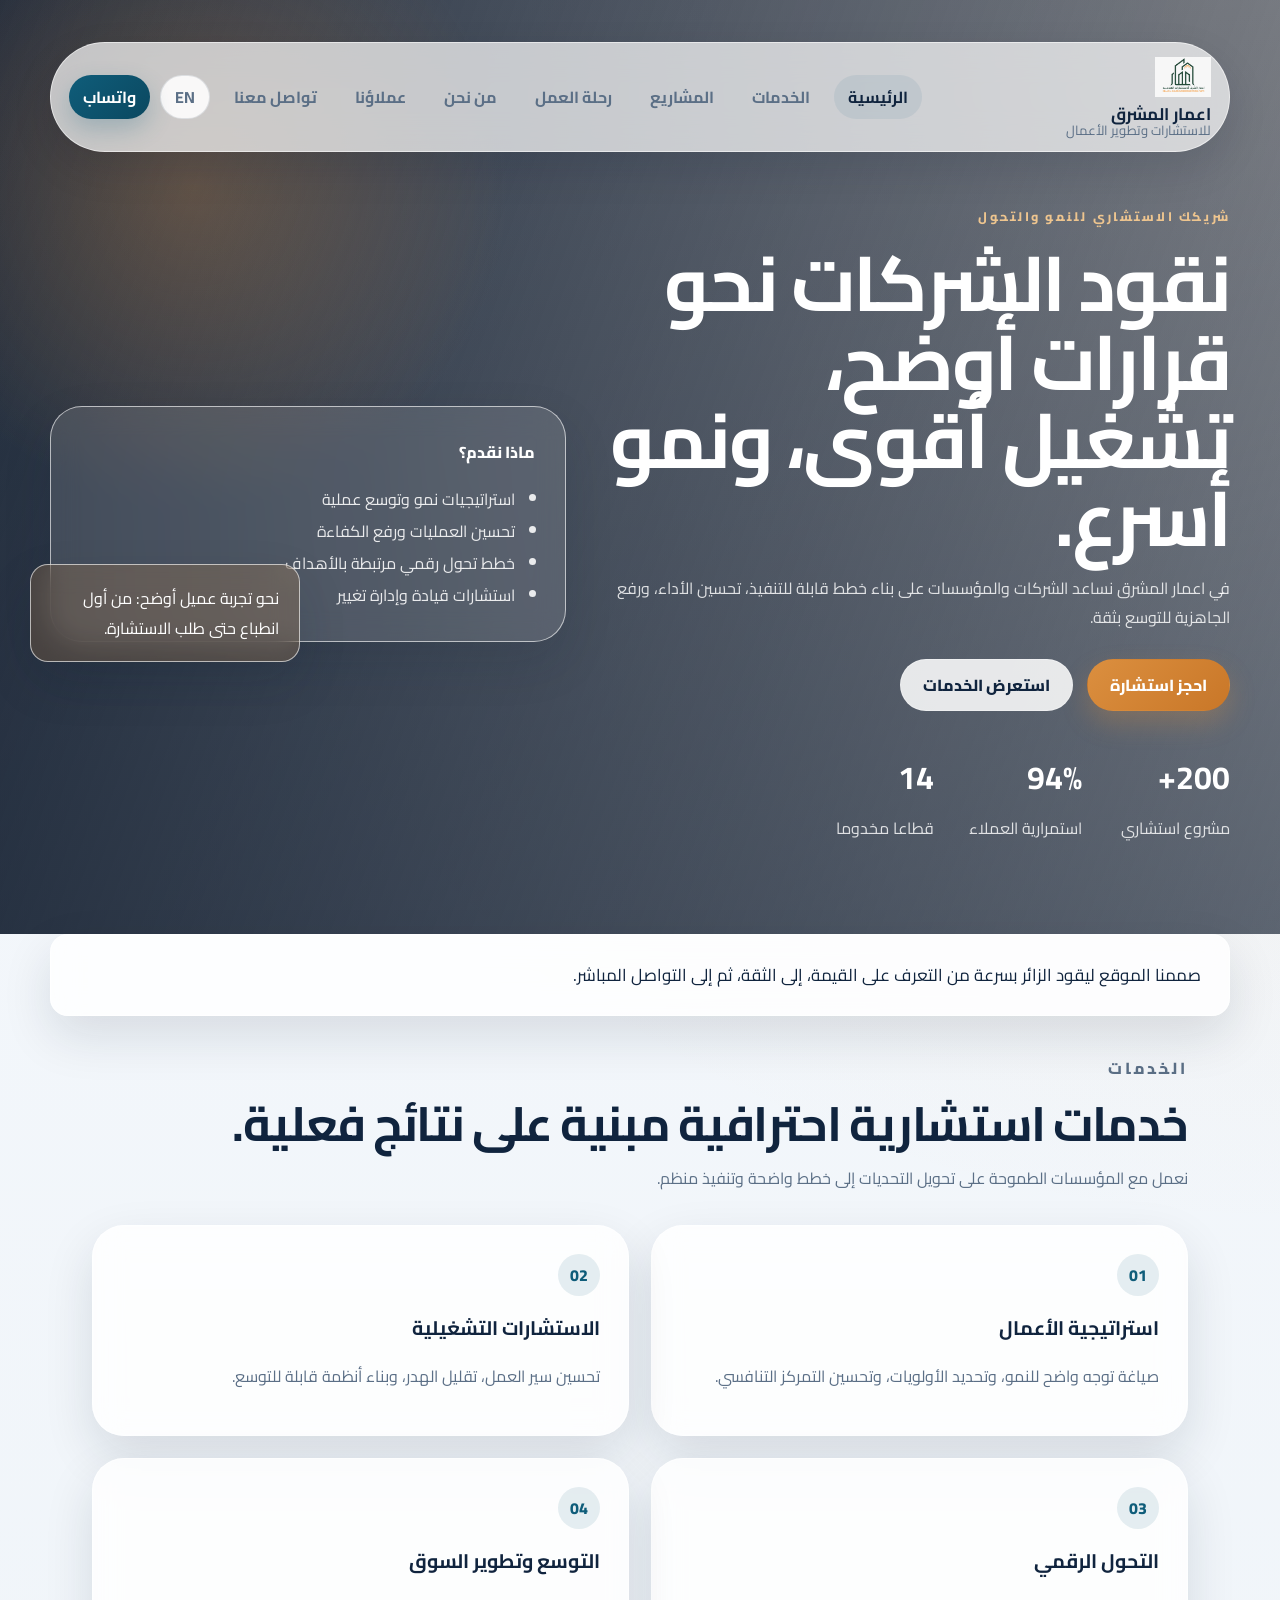
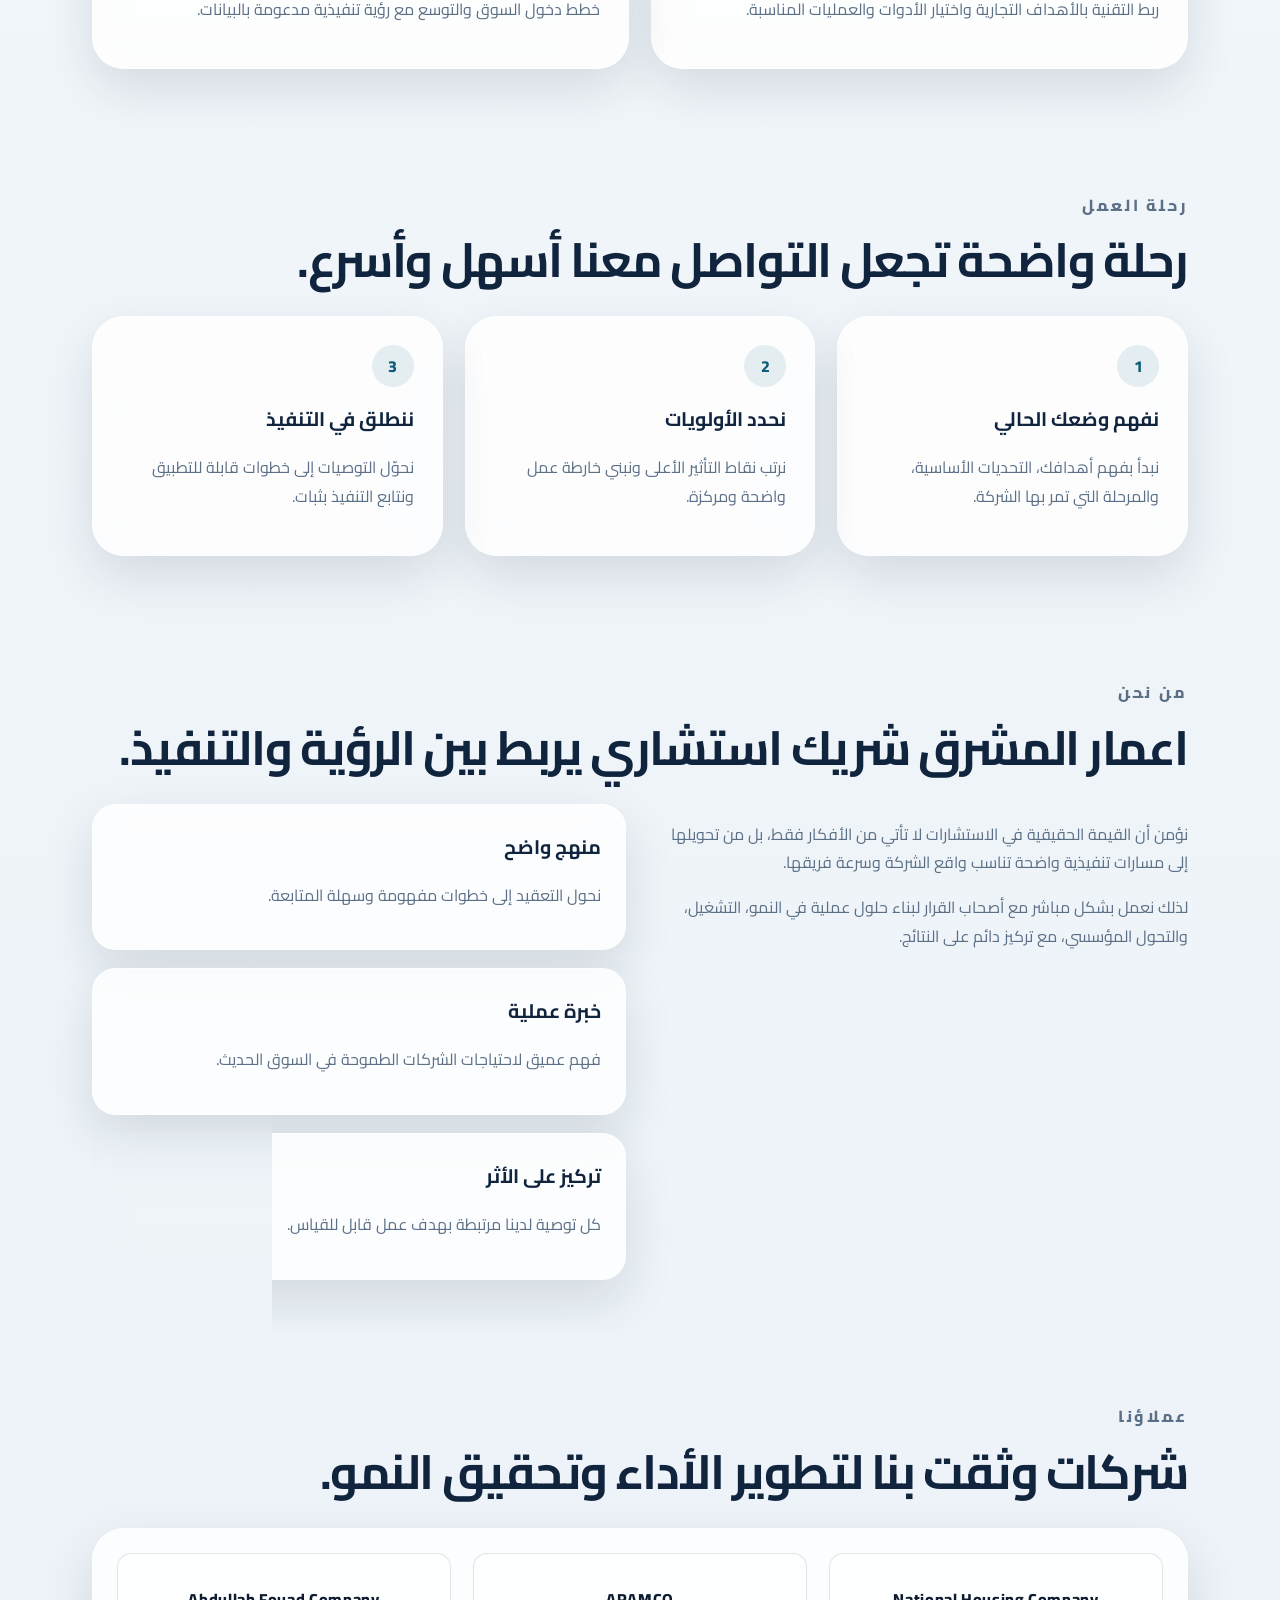
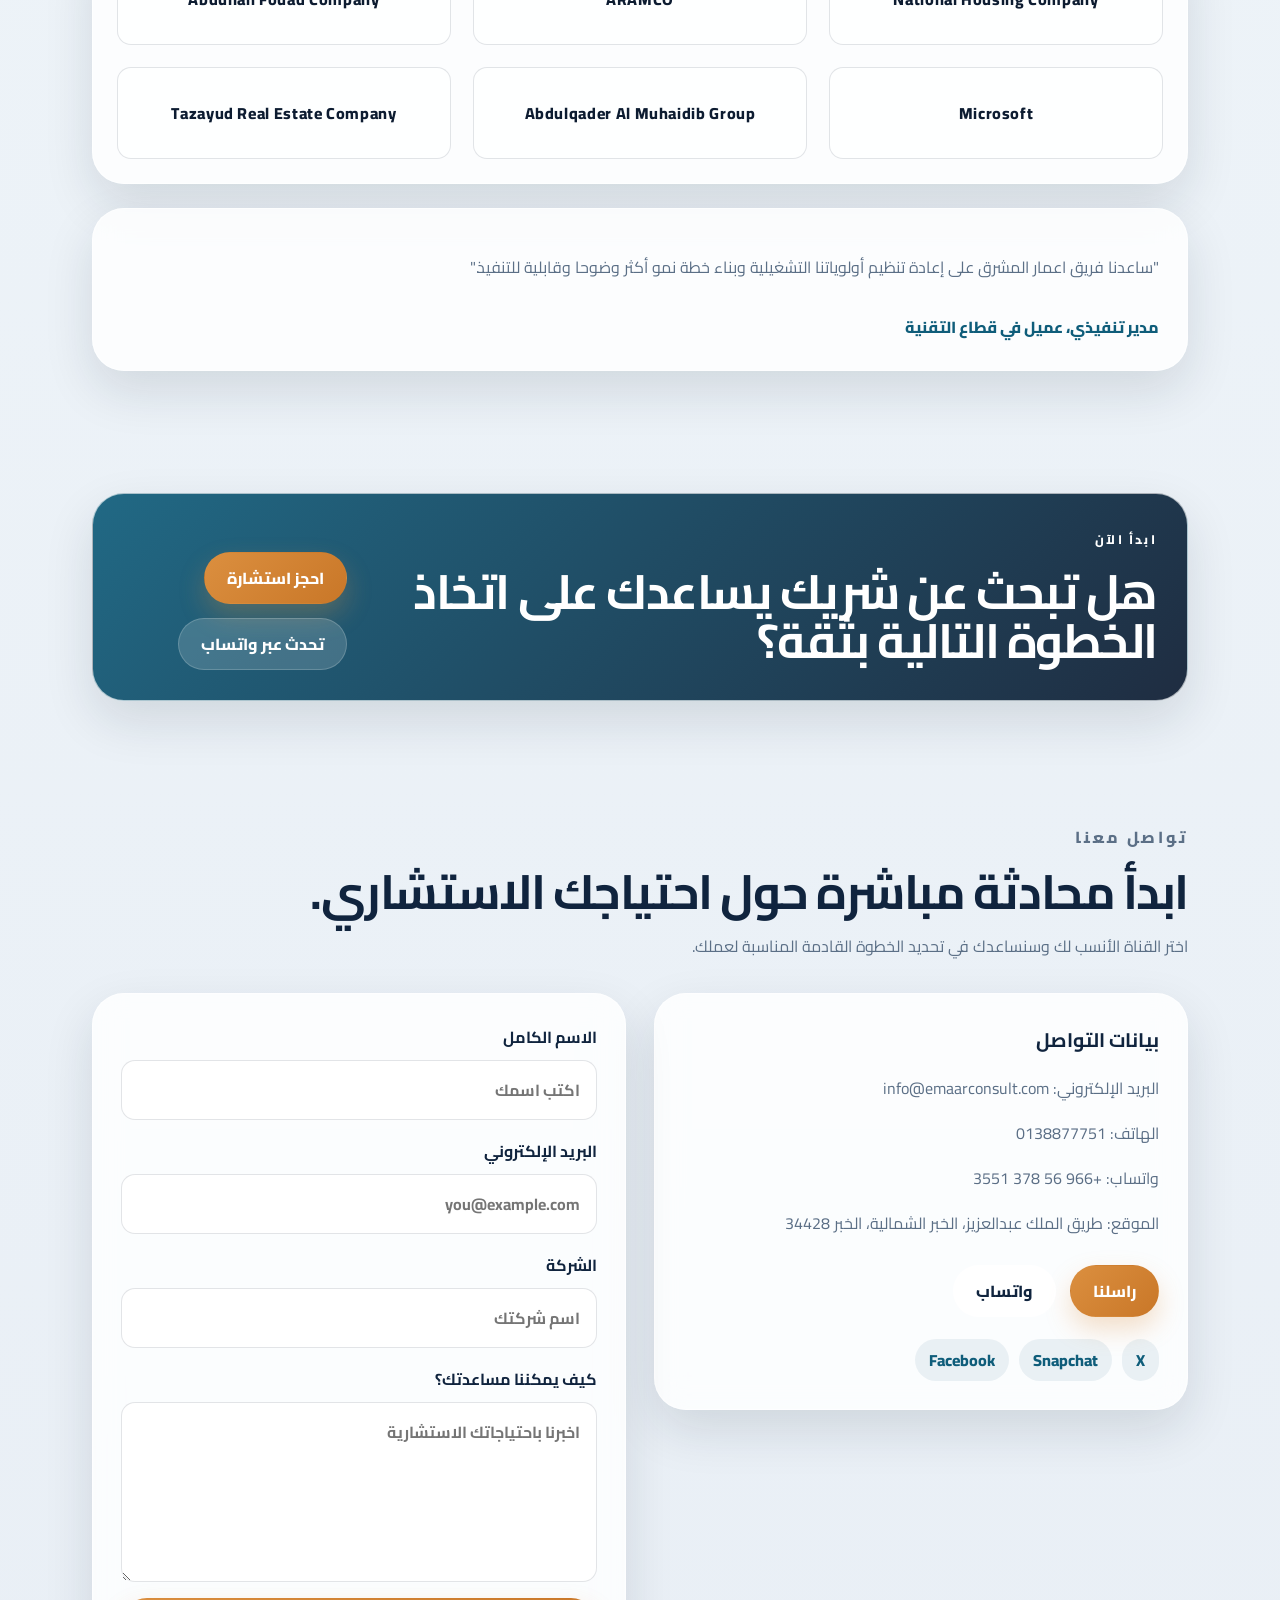
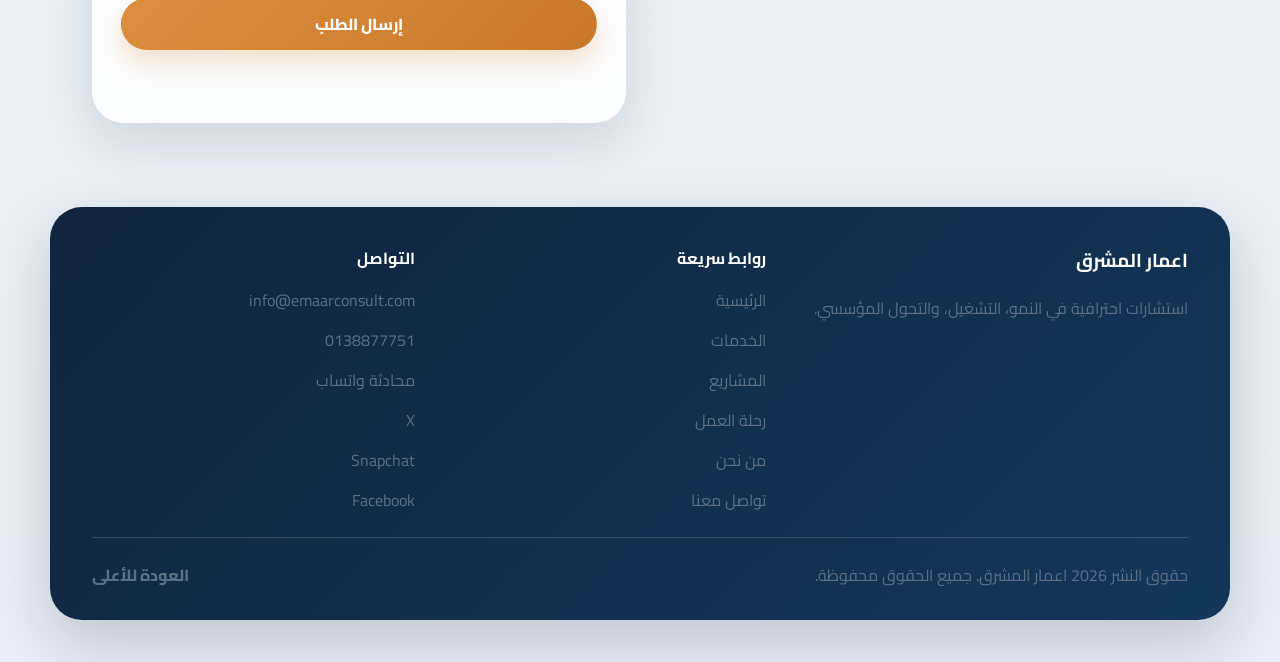
<file: index.html>
﻿<!DOCTYPE html>
<html lang="ar" dir="rtl">
<head>
  <meta charset="UTF-8">
  <meta name="viewport" content="width=device-width, initial-scale=1.0">
  <meta
    name="description"
    content="اعمار المشرق تقدم استشارات احترافية في النمو والتشغيل والتحول المؤسسي للشركات الطموحة."
  >
  <title>اعمار المشرق | استشارات ونمو الأعمال</title>
  <link rel="preconnect" href="https://fonts.googleapis.com">
  <link rel="preconnect" href="https://fonts.gstatic.com" crossorigin>
  <link
    href="https://fonts.googleapis.com/css2?family=Cairo:wght@400;600;700;800&family=Manrope:wght@400;500;600;700;800&display=swap"
    rel="stylesheet"
  >
  <link rel="stylesheet" href="styles.css">
</head>
<body>
  <header class="site-header" id="home">
    <div class="header-overlay"></div>
    <nav class="navbar" aria-label="Main navigation">
    <a class="brand" href="#home">
  <img src="logo.png" alt="اعمار المشرق" class="brand-logo">
  <span class="brand-text">
    <strong data-i18n="brandName">اعمار المشرق</strong>
    <span data-i18n="brandSubtitle">للاستشارات وتطوير الأعمال</span>
  </span>
</a>
      <button class="nav-toggle" type="button" aria-expanded="false" aria-label="Open menu">
        <span></span>
        <span></span>
      </button>

      <div class="nav-links" id="nav-menu">
        <a href="#home" class="nav-link active" data-section="home" data-i18n="navHome">الرئيسية</a>
        <a href="#services" class="nav-link" data-section="services" data-i18n="navServices">الخدمات</a>
        <a href="projects.html" class="nav-link" data-section="projects" data-i18n="navProjects">المشاريع</a>
        <a href="#journey" class="nav-link" data-section="journey" data-i18n="navJourney">رحلة العمل</a>
        <a href="#about" class="nav-link" data-section="about" data-i18n="navAbout">من نحن</a>
        <a href="#clients" class="nav-link" data-section="clients" data-i18n="navClients">عملاؤنا</a>
        <a href="#contact" class="nav-link" data-section="contact" data-i18n="navContact">تواصل معنا</a>
        <button class="lang-toggle" type="button" aria-label="Switch language">
          <span data-i18n="langButton">EN</span>
        </button>
        <a class="nav-cta" href="https://wa.me/966563783551" target="_blank" rel="noreferrer" data-i18n="whatsAppButton">واتساب</a>
      </div>
    </nav>

    <section class="hero">
      <div class="hero-copy">
        <p class="eyebrow" data-i18n="heroEyebrow">شريكك الاستشاري للنمو والتحول</p>
        <h1 data-i18n="heroTitle">نقود الشركات نحو قرارات أوضح، تشغيل أقوى، ونمو أسرع.</h1>
        <p class="hero-text" data-i18n="heroText">
          في اعمار المشرق نساعد الشركات والمؤسسات على بناء خطط قابلة للتنفيذ، تحسين الأداء،
          ورفع الجاهزية للتوسع بثقة.
        </p>
        <div class="hero-actions">
          <a class="button button-primary" href="#contact" data-i18n="bookConsultation">احجز استشارة</a>
          <a class="button button-secondary" href="#services" data-i18n="exploreServices">استعرض الخدمات</a>
        </div>
        <div class="hero-metrics">
          <article>
            <strong>200+</strong>
            <span data-i18n="metricProjects">مشروع استشاري</span>
          </article>
          <article>
            <strong>94%</strong>
            <span data-i18n="metricRetention">استمرارية العملاء</span>
          </article>
          <article>
            <strong>14</strong>
            <span data-i18n="metricIndustries">قطاعا مخدوما</span>
          </article>
        </div>
      </div>

      <div class="hero-panel">
        <div class="hero-card">
          <p data-i18n="focusTitle">ماذا نقدم؟</p>
          <ul>
            <li data-i18n="focus1">استراتيجيات نمو وتوسع عملية</li>
            <li data-i18n="focus2">تحسين العمليات ورفع الكفاءة</li>
            <li data-i18n="focus3">خطط تحول رقمي مرتبطة بالأهداف</li>
            <li data-i18n="focus4">استشارات قيادة وإدارة تغيير</li>
          </ul>
        </div>
        <div class="floating-note">
          <span data-i18n="floatingNote">نحو تجربة عميل أوضح: من أول انطباع حتى طلب الاستشارة.</span>
        </div>
      </div>
    </section>
  </header>

  <main>
    <section class="section intro-strip">
      <p data-i18n="introText">
        صممنا الموقع ليقود الزائر بسرعة من التعرف على القيمة، إلى الثقة، ثم إلى التواصل المباشر.
      </p>
    </section>

    <section class="section services-section" id="services">
      <div class="section-heading">
        <p class="eyebrow" data-i18n="servicesEyebrow">الخدمات</p>
        <h2 data-i18n="servicesTitle">خدمات استشارية احترافية مبنية على نتائج فعلية.</h2>
        <p data-i18n="servicesText">
          نعمل مع المؤسسات الطموحة على تحويل التحديات إلى خطط واضحة وتنفيذ منظم.
        </p>
      </div>
      <div class="services-grid">
        <article class="service-card">
          <div class="service-step">01</div>
          <h3 data-i18n="service1Title">استراتيجية الأعمال</h3>
          <p data-i18n="service1Text">صياغة توجه واضح للنمو، وتحديد الأولويات، وتحسين التمركز التنافسي.</p>
        </article>
        <article class="service-card">
          <div class="service-step">02</div>
          <h3 data-i18n="service2Title">الاستشارات التشغيلية</h3>
          <p data-i18n="service2Text">تحسين سير العمل، تقليل الهدر، وبناء أنظمة قابلة للتوسع.</p>
        </article>
        <article class="service-card">
          <div class="service-step">03</div>
          <h3 data-i18n="service3Title">التحول الرقمي</h3>
          <p data-i18n="service3Text">ربط التقنية بالأهداف التجارية واختيار الأدوات والعمليات المناسبة.</p>
        </article>
        <article class="service-card">
          <div class="service-step">04</div>
          <h3 data-i18n="service4Title">التوسع وتطوير السوق</h3>
          <p data-i18n="service4Text">خطط دخول السوق والتوسع مع رؤية تنفيذية مدعومة بالبيانات.</p>
        </article>
      </div>
    </section>

    <section class="section journey-section" id="journey">
      <div class="section-heading">
        <p class="eyebrow" data-i18n="journeyEyebrow">رحلة العمل</p>
        <h2 data-i18n="journeyTitle">رحلة واضحة تجعل التواصل معنا أسهل وأسرع.</h2>
      </div>
      <div class="journey-grid">
        <article class="journey-card">
          <span>1</span>
          <h3 data-i18n="journey1Title">نفهم وضعك الحالي</h3>
          <p data-i18n="journey1Text">نبدأ بفهم أهدافك، التحديات الأساسية، والمرحلة التي تمر بها الشركة.</p>
        </article>
        <article class="journey-card">
          <span>2</span>
          <h3 data-i18n="journey2Title">نحدد الأولويات</h3>
          <p data-i18n="journey2Text">نرتب نقاط التأثير الأعلى ونبني خارطة عمل واضحة ومركزة.</p>
        </article>
        <article class="journey-card">
          <span>3</span>
          <h3 data-i18n="journey3Title">ننطلق في التنفيذ</h3>
          <p data-i18n="journey3Text">نحوّل التوصيات إلى خطوات قابلة للتطبيق ونتابع التنفيذ بثبات.</p>
        </article>
      </div>
    </section>

    <section class="section about-section" id="about">
      <div class="section-heading">
        <p class="eyebrow" data-i18n="aboutEyebrow">من نحن</p>
        <h2 data-i18n="aboutTitle">اعمار المشرق شريك استشاري يربط بين الرؤية والتنفيذ.</h2>
      </div>
      <div class="about-layout">
        <div class="about-copy">
          <p data-i18n="aboutText1">
            نؤمن أن القيمة الحقيقية في الاستشارات لا تأتي من الأفكار فقط، بل من تحويلها إلى
            مسارات تنفيذية واضحة تناسب واقع الشركة وسرعة فريقها.
          </p>
          <p data-i18n="aboutText2">
            لذلك نعمل بشكل مباشر مع أصحاب القرار لبناء حلول عملية في النمو، التشغيل، والتحول
            المؤسسي، مع تركيز دائم على النتائج.
          </p>
        </div>
        <div class="about-points">
          <article>
            <h3 data-i18n="aboutPoint1Title">منهج واضح</h3>
            <p data-i18n="aboutPoint1Text">نحول التعقيد إلى خطوات مفهومة وسهلة المتابعة.</p>
          </article>
          <article>
            <h3 data-i18n="aboutPoint2Title">خبرة عملية</h3>
            <p data-i18n="aboutPoint2Text">فهم عميق لاحتياجات الشركات الطموحة في السوق الحديث.</p>
          </article>
          <article>
            <h3 data-i18n="aboutPoint3Title">تركيز على الأثر</h3>
            <p data-i18n="aboutPoint3Text">كل توصية لدينا مرتبطة بهدف عمل قابل للقياس.</p>
          </article>
        </div>
      </div>
    </section>

    <section class="section clients-section" id="clients">
      <div class="section-heading">
        <p class="eyebrow" data-i18n="clientsEyebrow">عملاؤنا</p>
        <h2 data-i18n="clientsTitle">شركات وثقت بنا لتطوير الأداء وتحقيق النمو.</h2>
      </div>
      <div class="clients-grid">
        <div class="client-logo">National Housing Company</div>
        <div class="client-logo">ARAMCO</div>
        <div class="client-logo">Abdullah Fouad Company</div>
        <div class="client-logo">Microsoft</div>
        <div class="client-logo">Abdulqader Al Muhaidib Group</div>
        <div class="client-logo">Tazayud Real Estate Company</div>
      </div>
      <div class="testimonial">
        <p data-i18n="testimonialText">
          "ساعدنا فريق اعمار المشرق على إعادة تنظيم أولوياتنا التشغيلية وبناء خطة نمو أكثر وضوحا
          وقابلية للتنفيذ."
        </p>
        <span data-i18n="testimonialAuthor">مدير تنفيذي، عميل في قطاع التقنية</span>
      </div>
    </section>

    <section class="section cta-band">
      <div class="cta-panel">
        <div>
          <p class="eyebrow" data-i18n="ctaEyebrow">ابدأ الآن</p>
          <h2 data-i18n="ctaTitle">هل تبحث عن شريك يساعدك على اتخاذ الخطوة التالية بثقة؟</h2>
        </div>
        <div class="cta-actions">
          <a class="button button-primary" href="#contact" data-i18n="bookConsultation">احجز استشارة</a>
          <a class="button button-secondary" href="https://wa.me/966563783551" target="_blank" rel="noreferrer" data-i18n="chatWhatsApp">تحدث عبر واتساب</a>
        </div>
      </div>
    </section>

    <section class="section contact-section" id="contact">
      <div class="section-heading">
        <p class="eyebrow" data-i18n="contactEyebrow">تواصل معنا</p>
        <h2 data-i18n="contactTitle">ابدأ محادثة مباشرة حول احتياجك الاستشاري.</h2>
        <p data-i18n="contactText">
          اختر القناة الأنسب لك وسنساعدك في تحديد الخطوة القادمة المناسبة لعملك.
        </p>
      </div>
      <div class="contact-layout">
        <div class="contact-card">
          <h3 data-i18n="directContact">بيانات التواصل</h3>
          <p data-i18n="contactEmail">البريد الإلكتروني: info@emaarconsult.com</p>
          <p data-i18n="contactPhone">الهاتف: 0138877751</p>
          <p data-i18n="contactWhatsApp">واتساب: +966 56 378 3551</p>
          <p data-i18n="contactLocation">الموقع: طريق الملك عبدالعزيز، الخبر الشمالية، الخبر 34428</p>
          <div class="contact-actions">
            <a class="button button-primary" href="mailto:info@emaarconsult.com" data-i18n="emailUs">راسلنا</a>
            <a class="button button-secondary" href="https://wa.me/966563783551" target="_blank" rel="noreferrer" data-i18n="whatsAppButton">واتساب</a>
          </div>
          <div class="social-links" aria-label="Social media links">
            <a href="https://twitter.com/AlsharqEmaar" target="_blank" rel="noreferrer">X</a>
            <a href="https://www.snapchat.com/add/emaaralsharq?share_id=vmYoUZM4UTE&locale=en-US" target="_blank" rel="noreferrer">Snapchat</a>
            <a href="https://web.facebook.com/profile.php?id=100075504264622" target="_blank" rel="noreferrer">Facebook</a>
          </div>
        </div>

        <form class="contact-form">
          <label>
            <span data-i18n="labelName">الاسم الكامل</span>
            <input type="text" name="name" placeholder="اكتب اسمك" data-i18n-placeholder="placeholderName">
          </label>
          <label>
            <span data-i18n="labelEmail">البريد الإلكتروني</span>
            <input type="email" name="email" placeholder="you@example.com" data-i18n-placeholder="placeholderEmail">
          </label>
          <label>
            <span data-i18n="labelCompany">الشركة</span>
            <input type="text" name="company" placeholder="اسم شركتك" data-i18n-placeholder="placeholderCompany">
          </label>
          <label>
            <span data-i18n="labelHelp">كيف يمكننا مساعدتك؟</span>
            <textarea name="message" rows="5" placeholder="اخبرنا باحتياجاتك الاستشارية" data-i18n-placeholder="placeholderMessage"></textarea>
          </label>
          <button class="button button-primary" type="submit" data-i18n="sendRequest">إرسال الطلب</button>
          <p class="form-note" aria-live="polite"></p>
        </form>
      </div>
    </section>
  </main>

  <footer class="site-footer">
    <div class="footer-grid">
      <div class="footer-branding">
        <h3 data-i18n="brandName">اعمار المشرق</h3>
        <p data-i18n="footerIntro">استشارات احترافية في النمو، التشغيل، والتحول المؤسسي.</p>
      </div>
      <div>
        <h4 data-i18n="footerLinksTitle">روابط سريعة</h4>
        <div class="footer-links">
          <a href="#home" data-i18n="navHome">الرئيسية</a>
          <a href="#services" data-i18n="navServices">الخدمات</a>
          <a href="projects.html" data-i18n="navProjects">المشاريع</a>
          <a href="#journey" data-i18n="navJourney">رحلة العمل</a>
          <a href="#about" data-i18n="navAbout">من نحن</a>
          <a href="#contact" data-i18n="navContact">تواصل معنا</a>
        </div>
      </div>
      <div>
        <h4 data-i18n="footerContactTitle">التواصل</h4>
        <div class="footer-links">
          <a href="mailto:info@emaarconsult.com">info@emaarconsult.com</a>
          <a href="tel:0138877751">0138877751</a>
          <a href="https://wa.me/966563783551" target="_blank" rel="noreferrer" data-i18n="footerWhatsApp">محادثة واتساب</a>
          <a href="https://twitter.com/AlsharqEmaar" target="_blank" rel="noreferrer">X</a>
          <a href="https://www.snapchat.com/add/emaaralsharq?share_id=vmYoUZM4UTE&locale=en-US" target="_blank" rel="noreferrer">Snapchat</a>
          <a href="https://web.facebook.com/profile.php?id=100075504264622" target="_blank" rel="noreferrer">Facebook</a>
        </div>
      </div>
    </div>
    <div class="footer-bottom">
      <p data-i18n="footerCopyright">حقوق النشر 2026 اعمار المشرق. جميع الحقوق محفوظة.</p>
      <a class="footer-top-link" href="#home" data-i18n="backToTop">العودة للأعلى</a>
    </div>
  </footer>

  <script src="script.js"></script>
</body>
</html>
</file>
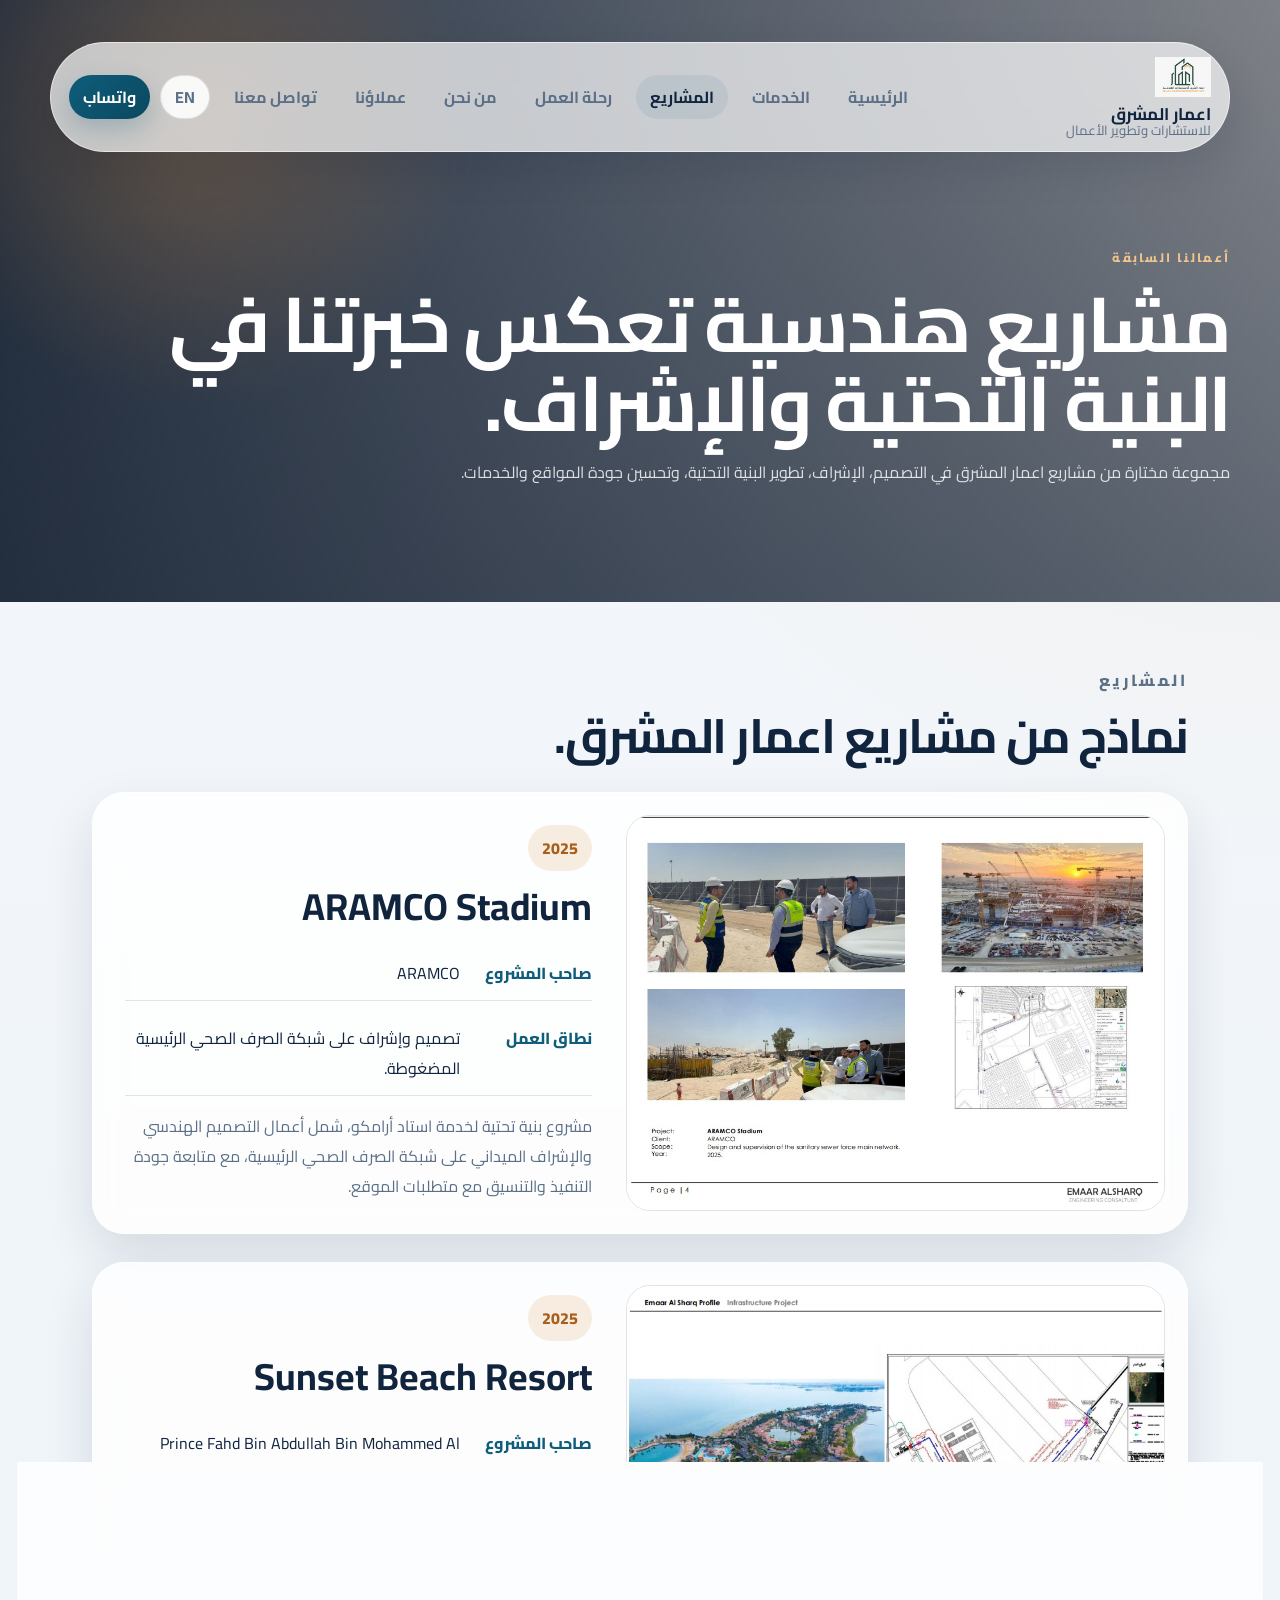
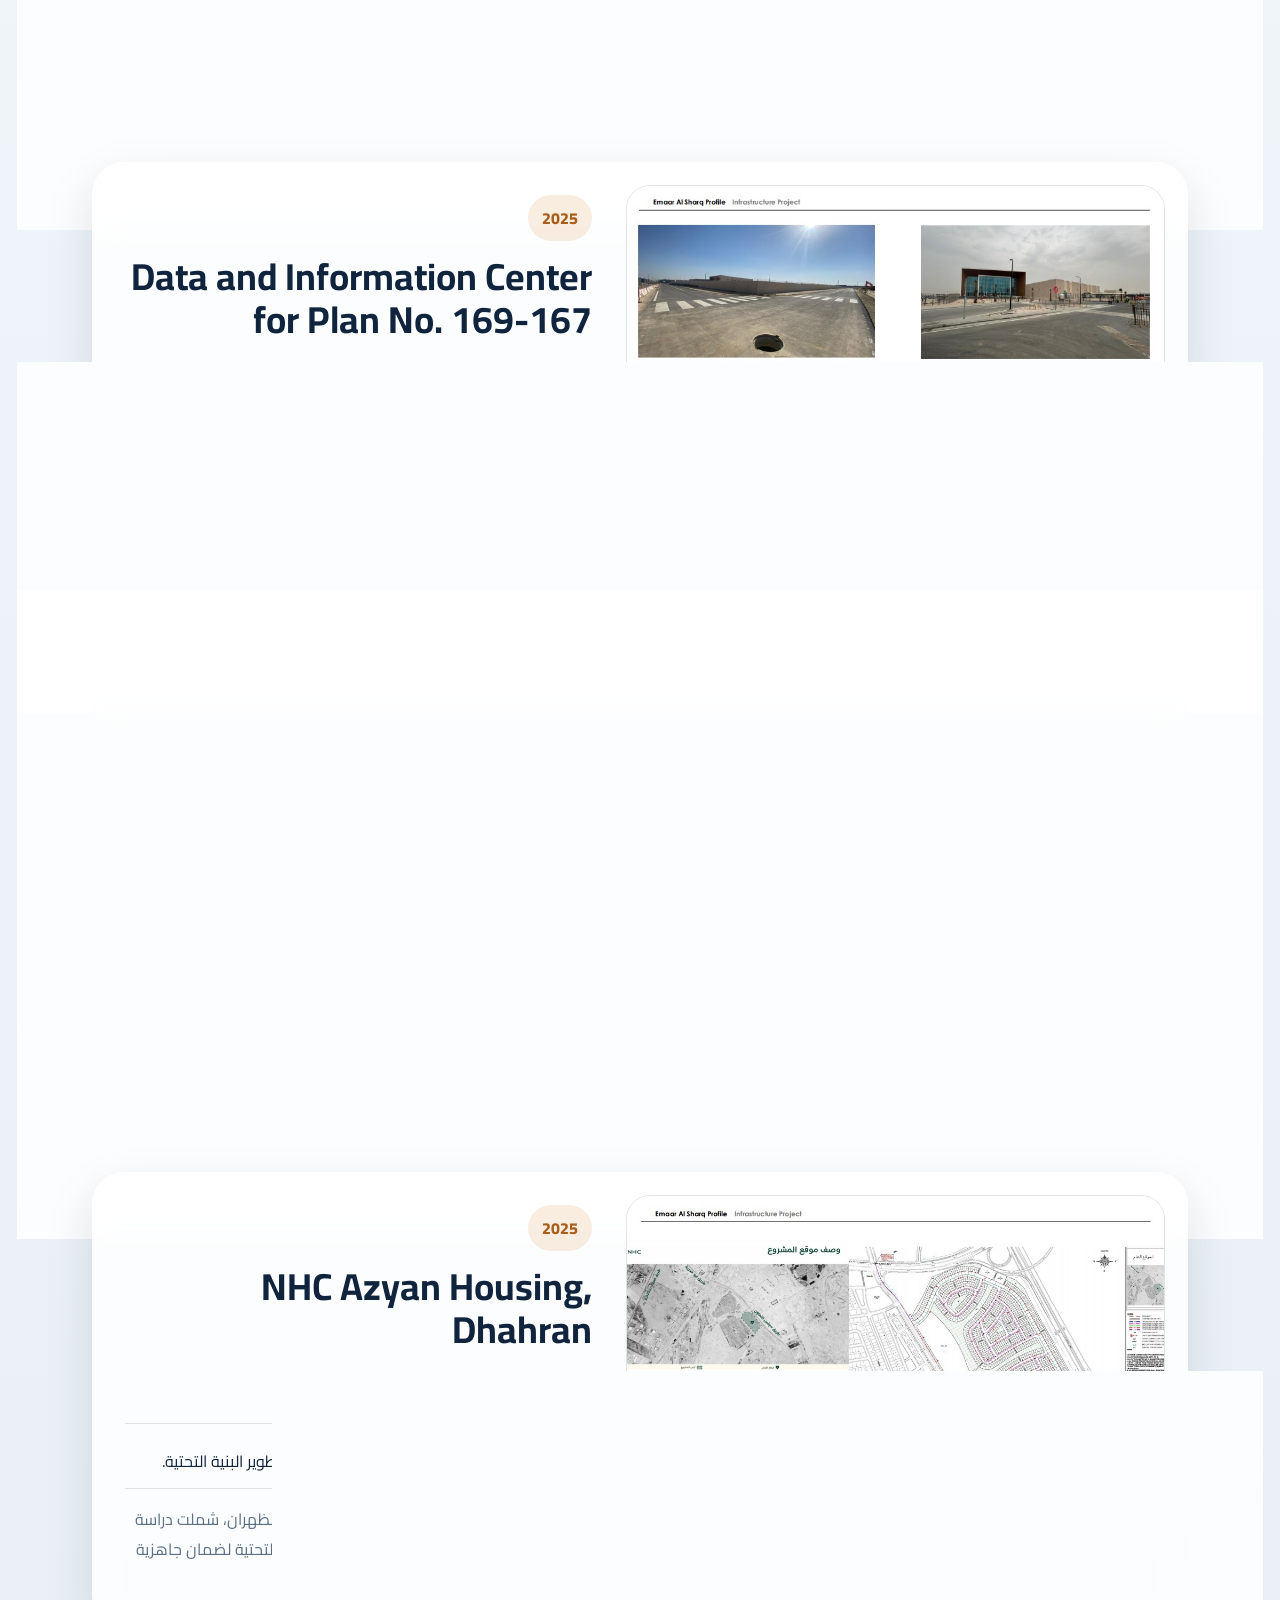
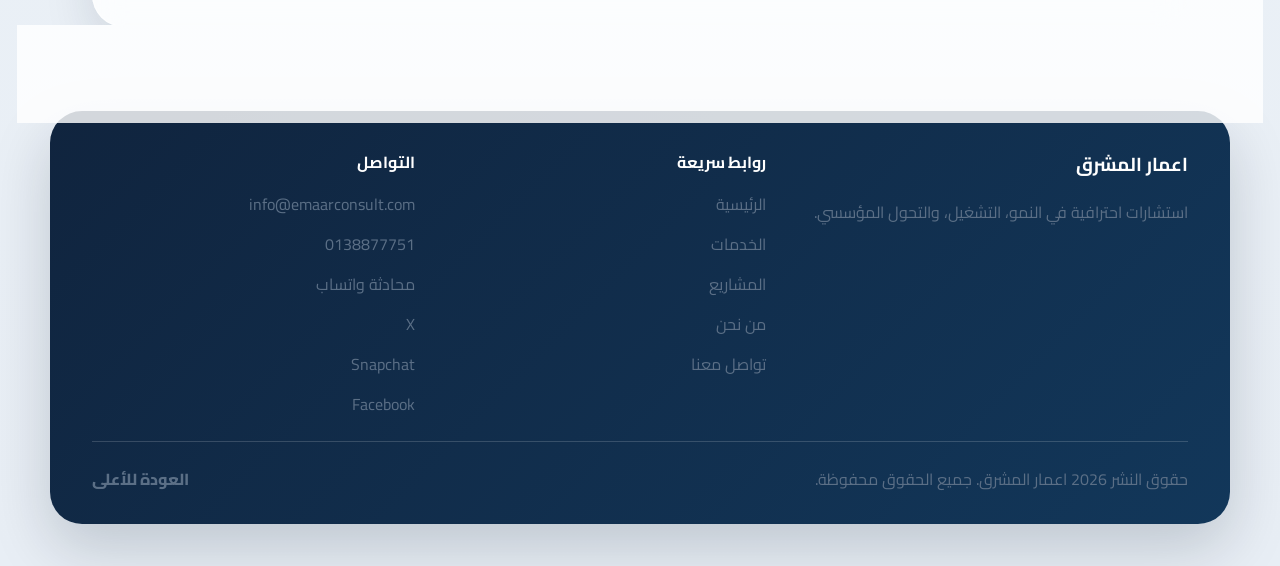
<file: projects.html>
<!DOCTYPE html>
<html lang="ar" dir="rtl">
<head>
  <meta charset="UTF-8">
  <meta name="viewport" content="width=device-width, initial-scale=1.0">
  <meta
    name="description"
    content="مشاريع اعمار المشرق في الاستشارات الهندسية والبنية التحتية والإشراف على أعمال التطوير."
  >
  <title>المشاريع | اعمار المشرق</title>
  <link rel="preconnect" href="https://fonts.googleapis.com">
  <link rel="preconnect" href="https://fonts.gstatic.com" crossorigin>
  <link
    href="https://fonts.googleapis.com/css2?family=Cairo:wght@400;600;700;800&family=Manrope:wght@400;500;600;700;800&display=swap"
    rel="stylesheet"
  >
  <link rel="stylesheet" href="styles.css">
</head>
<body>
  <header class="site-header projects-hero" id="projects">
    <div class="header-overlay"></div>
    <nav class="navbar" aria-label="Main navigation">
       <a class="brand" href="#home">
  <img src="logo.png" alt="اعمار المشرق" class="brand-logo">
  <span class="brand-text">
    <strong data-i18n="brandName">اعمار المشرق</strong>
    <span data-i18n="brandSubtitle">للاستشارات وتطوير الأعمال</span>
  </span>
</a>

      <button class="nav-toggle" type="button" aria-expanded="false" aria-label="Open menu">
        <span></span>
        <span></span>
      </button>

      <div class="nav-links" id="nav-menu">
        <a href="index.html#home" class="nav-link" data-section="home" data-i18n="navHome">الرئيسية</a>
        <a href="index.html#services" class="nav-link" data-section="services" data-i18n="navServices">الخدمات</a>
        <a href="projects.html" class="nav-link active" data-section="projects" data-i18n="navProjects">المشاريع</a>
        <a href="index.html#journey" class="nav-link" data-section="journey" data-i18n="navJourney">رحلة العمل</a>
        <a href="index.html#about" class="nav-link" data-section="about" data-i18n="navAbout">من نحن</a>
        <a href="index.html#clients" class="nav-link" data-section="clients" data-i18n="navClients">عملاؤنا</a>
        <a href="index.html#contact" class="nav-link" data-section="contact" data-i18n="navContact">تواصل معنا</a>
        <button class="lang-toggle" type="button" aria-label="Switch language">
          <span data-i18n="langButton">EN</span>
        </button>
        <a class="nav-cta" href="https://wa.me/966563783551" target="_blank" rel="noreferrer" data-i18n="whatsAppButton">واتساب</a>
      </div>
    </nav>

    <section class="hero projects-page-title">
      <div class="hero-copy">
        <p class="eyebrow" data-i18n="projectsEyebrow">أعمالنا السابقة</p>
        <h1 data-i18n="projectsHeroTitle">مشاريع هندسية تعكس خبرتنا في البنية التحتية والإشراف.</h1>
        <p class="hero-text" data-i18n="projectsHeroText">
          مجموعة مختارة من مشاريع اعمار المشرق في التصميم، الإشراف، تطوير البنية التحتية،
          وتحسين جودة المواقع والخدمات.
        </p>
      </div>
    </section>
  </header>

  <main>
    <section class="section projects-section">
      <div class="section-heading">
        <p class="eyebrow" data-i18n="projectsListEyebrow">المشاريع</p>
        <h2 data-i18n="projectsListTitle">نماذج من مشاريع اعمار المشرق.</h2>
      </div>

      <div class="projects-grid">
        <article class="project-card">
          <div class="project-gallery">
            <img src="assets/projects/aramco-stadium-1.jpeg" alt="Aramco Stadium site supervision and infrastructure drawings">
          </div>
          <div class="project-content">
            <span class="project-year">2025</span>
            <h3>ARAMCO Stadium</h3>
            <dl class="project-meta">
              <div>
                <dt>صاحب المشروع</dt>
                <dd>ARAMCO</dd>
              </div>
              <div>
                <dt>نطاق العمل</dt>
                <dd>تصميم وإشراف على شبكة الصرف الصحي الرئيسية المضغوطة.</dd>
              </div>
            </dl>
            <p>
              مشروع بنية تحتية لخدمة استاد أرامكو، شمل أعمال التصميم الهندسي والإشراف الميداني
              على شبكة الصرف الصحي الرئيسية، مع متابعة جودة التنفيذ والتنسيق مع متطلبات الموقع.
            </p>
          </div>
        </article>

        <article class="project-card">
          <div class="project-gallery">
            <img src="assets/projects/sunset-beach-resort.jpeg" alt="Sunset Beach Resort infrastructure layout and location">
          </div>
          <div class="project-content">
            <span class="project-year">2025</span>
            <h3>Sunset Beach Resort</h3>
            <dl class="project-meta">
              <div>
                <dt>صاحب المشروع</dt>
                <dd>Prince Fahd Bin Abdullah Bin Mohammed Al Saud</dd>
              </div>
              <div>
                <dt>نطاق العمل</dt>
                <dd>تصميم وإشراف على شبكة الصرف الصحي الرئيسية المضغوطة.</dd>
              </div>
            </dl>
            <p>
              تطوير حلول البنية التحتية الخاصة بشبكة الصرف الصحي للمنتجع، مع إعداد المخططات
              ومراجعة المسارات والإشراف على متطلبات التنفيذ بما يتناسب مع طبيعة الموقع الساحلي.
            </p>
          </div>
        </article>

        <article class="project-card">
          <div class="project-gallery">
            <img src="assets/projects/microsoft-data-center.jpeg" alt="Data and Information Center infrastructure site photos">
          </div>
          <div class="project-content">
            <span class="project-year">2025</span>
            <h3>Data and Information Center for Plan No. 169-167</h3>
            <dl class="project-meta">
              <div>
                <dt>صاحب المشروع</dt>
                <dd>Microsoft</dd>
              </div>
              <div>
                <dt>نطاق العمل</dt>
                <dd>تصميم وإشراف على خدمات البنية التحتية.</dd>
              </div>
            </dl>
            <p>
              أعمال استشارية لبنية تحتية داعمة لمركز بيانات ومعلومات، تضمنت دراسة الخدمات
              والممرات والمواقع المحيطة، مع متابعة متطلبات السلامة والجودة أثناء التنفيذ.
            </p>
          </div>
        </article>

        <article class="project-card">
          <div class="project-gallery">
            <img src="assets/projects/abdulqader-street.jpeg" alt="Redevelopment and humanization of Abdulqader Al Muhaidib Street">
          </div>
          <div class="project-content">
            <span class="project-year">2024</span>
            <h3>Redevelopment and Humanization of Abdulqader Al Muhaidib Street</h3>
            <dl class="project-meta">
              <div>
                <dt>صاحب المشروع</dt>
                <dd>Abdulqader Al Muhaidib Group</dd>
              </div>
              <div>
                <dt>نطاق العمل</dt>
                <dd>إعادة تطوير وأنسنة شارع عبدالقادر المهيدب.</dd>
              </div>
            </dl>
            <p>
              مشروع تحسين حضري يركز على رفع جودة تجربة المشاة والمركبات، وتحسين المشهد العام
              عبر أعمال الأرصفة، المسطحات الخضراء، تنظيم الحركة، ومعالجة عناصر الطريق.
            </p>
          </div>
        </article>

        <article class="project-card">
          <div class="project-gallery">
            <img src="assets/projects/nhc-azyan-housing.jpeg" alt="NHC Azyan Housing Dhahran infrastructure development layout">
          </div>
          <div class="project-content">
            <span class="project-year">2025</span>
            <h3>NHC Azyan Housing, Dhahran</h3>
            <dl class="project-meta">
              <div>
                <dt>صاحب المشروع</dt>
                <dd>National Housing Company</dd>
              </div>
              <div>
                <dt>نطاق العمل</dt>
                <dd>تصميم وإشراف على أعمال تطوير البنية التحتية.</dd>
              </div>
            </dl>
            <p>
              أعمال تطوير بنية تحتية لمشروع أزيان السكني في الظهران، شملت دراسة الموقع،
              إعداد المخططات، ومتابعة خدمات البنية التحتية لضمان جاهزية المشروع للتنفيذ.
            </p>
          </div>
        </article>
      </div>
    </section>
  </main>

  <footer class="site-footer">
    <div class="footer-grid">
      <div class="footer-branding">
        <h3 data-i18n="brandName">اعمار المشرق</h3>
        <p data-i18n="footerIntro">استشارات احترافية في النمو، التشغيل، والتحول المؤسسي.</p>
      </div>
      <div>
        <h4 data-i18n="footerLinksTitle">روابط سريعة</h4>
        <div class="footer-links">
          <a href="index.html#home" data-i18n="navHome">الرئيسية</a>
          <a href="index.html#services" data-i18n="navServices">الخدمات</a>
          <a href="projects.html" data-i18n="navProjects">المشاريع</a>
          <a href="index.html#about" data-i18n="navAbout">من نحن</a>
          <a href="index.html#contact" data-i18n="navContact">تواصل معنا</a>
        </div>
      </div>
      <div>
        <h4 data-i18n="footerContactTitle">التواصل</h4>
        <div class="footer-links">
          <a href="mailto:info@emaarconsult.com">info@emaarconsult.com</a>
          <a href="tel:0138877751">0138877751</a>
          <a href="https://wa.me/966563783551" target="_blank" rel="noreferrer" data-i18n="footerWhatsApp">محادثة واتساب</a>
          <a href="https://twitter.com/AlsharqEmaar" target="_blank" rel="noreferrer">X</a>
          <a href="https://www.snapchat.com/add/emaaralsharq?share_id=vmYoUZM4UTE&locale=en-US" target="_blank" rel="noreferrer">Snapchat</a>
          <a href="https://web.facebook.com/profile.php?id=100075504264622" target="_blank" rel="noreferrer">Facebook</a>
        </div>
      </div>
    </div>
    <div class="footer-bottom">
      <p data-i18n="footerCopyright">حقوق النشر 2026 اعمار المشرق. جميع الحقوق محفوظة.</p>
      <a class="footer-top-link" href="#projects" data-i18n="backToTop">العودة للأعلى</a>
    </div>
  </footer>

  <script src="script.js"></script>
</body>
</html>
</file>
<file: styles.css>
﻿:root {
  --bg: #eef3f8;
  --bg-alt: #f8fbfd;
  --ink: #10243e;
  --muted: #5b6f86;
  --line: rgba(16, 36, 62, 0.12);
  --surface: rgba(255, 255, 255, 0.82);
  --primary: #0f5d7a;
  --primary-strong: #0b4860;
  --secondary: #db8f3f;
  --navy: #0d1c31;
  --white: #ffffff;
  --shadow: 0 20px 50px rgba(15, 32, 52, 0.12);
  --radius-xl: 32px;
  --radius-lg: 24px;
  --radius-md: 18px;
  --radius-sm: 14px;
  --max-width: 1180px;
}

* {
  box-sizing: border-box;
}

html {
  scroll-behavior: smooth;
}

body {
  margin: 0;
  font-family: "Cairo", "Manrope", sans-serif;
  color: var(--ink);
  background:
    radial-gradient(circle at top right, rgba(219, 143, 63, 0.12), transparent 22%),
    linear-gradient(180deg, #f5f8fc 0%, #edf3f8 55%, #e8eef5 100%);
}

body[dir="ltr"] {
  font-family: "Manrope", "Cairo", sans-serif;
}

a {
  color: inherit;
  text-decoration: none;
}

button,
input,
textarea {
  font: inherit;
}

.site-header {
  position: relative;
  overflow: hidden;
  isolation: isolate;
  padding: 24px clamp(18px, 4vw, 42px) 80px;
}

.site-header::before {
  content: "";
  position: absolute;
  inset: 0;
  background:
    linear-gradient(110deg, rgba(8, 20, 38, 0.88), rgba(8, 20, 38, 0.38)),
    url("https://images.unsplash.com/photo-1520607162513-77705c0f0d4a?auto=format&fit=crop&w=1800&q=80") center/cover no-repeat;
  z-index: -2;
}

.header-overlay {
  position: absolute;
  inset: 0;
  background:
    radial-gradient(circle at 15% 20%, rgba(219, 143, 63, 0.28), transparent 24%),
    linear-gradient(180deg, rgba(8, 20, 38, 0.08), rgba(8, 20, 38, 0.42));
  z-index: -1;
}

.navbar,
.hero,
.section,
.site-footer {
  max-width: var(--max-width);
  margin: 0 auto;
}

.navbar {
  position: sticky;
  top: 18px;
  z-index: 20;
  display: flex;
  align-items: center;
  justify-content: space-between;
  gap: 20px;
  padding: 14px 18px;
  border-radius: 999px;
  background: rgba(255, 255, 255, 0.7);
  border: 1px solid rgba(255, 255, 255, 0.55);
  box-shadow: 0 16px 40px rgba(8, 20, 38, 0.12);
  backdrop-filter: blur(18px);
  transition: transform 180ms ease, background 180ms ease, box-shadow 180ms ease;
}

.navbar.scrolled {
  background: rgba(255, 255, 255, 0.88);
  box-shadow: 0 18px 50px rgba(8, 20, 38, 0.18);
}

.brand-logo {
  height: 40px;
  width: auto;
  max-height: 50px;
}
.brand-mark {
  width: 46px;
  height: 46px;
  display: grid;
  place-items: center;
  border-radius: 16px;
  background: linear-gradient(135deg, var(--secondary), var(--primary));
  color: var(--white);
  font-size: 0.95rem;
  font-weight: 800;
  flex: 0 0 auto;
}

.brand-text {
  display: flex;
  flex-direction: column;
  line-height: 1.05;
}

.brand-text strong {
  font-size: 1.05rem;
}

.brand-text span {
  color: var(--muted);
  font-size: 0.82rem;
}

.nav-links {
  display: flex;
  align-items: center;
  gap: 10px;
  flex-wrap: wrap;
}

.nav-links a,
.lang-toggle {
  min-height: 44px;
  padding: 0 14px;
  border-radius: 999px;
  display: inline-flex;
  align-items: center;
  justify-content: center;
  color: var(--muted);
  font-weight: 700;
  transition: background 180ms ease, color 180ms ease, transform 180ms ease;
}

.nav-link.active,
.nav-links a:hover,
.nav-links a:focus-visible,
.lang-toggle:hover,
.lang-toggle:focus-visible {
  color: var(--ink);
  background: rgba(15, 93, 122, 0.08);
}

.lang-toggle {
  border: 1px solid var(--line);
  background: rgba(255, 255, 255, 0.88);
  cursor: pointer;
}

.nav-cta {
  background: linear-gradient(135deg, var(--primary), var(--primary-strong));
  color: var(--white) !important;
  box-shadow: 0 10px 24px rgba(15, 93, 122, 0.24);
}

.nav-toggle {
  display: none;
  border: 0;
  background: transparent;
  padding: 0;
  cursor: pointer;
}

.nav-toggle span {
  display: block;
  width: 26px;
  height: 2px;
  margin: 5px 0;
  background: var(--ink);
  border-radius: 999px;
}

.hero {
  position: relative;
  z-index: 1;
  display: grid;
  grid-template-columns: 1.1fr 0.9fr;
  gap: 34px;
  align-items: center;
  min-height: calc(100vh - 180px);
  padding-top: 60px;
}

.hero-copy {
  color: var(--white);
}

.eyebrow {
  margin: 0 0 16px;
  font-size: 0.78rem;
  letter-spacing: 0.18em;
  text-transform: uppercase;
  color: #eec58f;
  font-weight: 800;
}

.hero h1,
.section-heading h2,
.cta-panel h2 {
  margin: 0;
  font-size: clamp(2.3rem, 6vw, 4.9rem);
  line-height: 1.02;
  letter-spacing: -0.03em;
}

.section-heading h2,
.cta-panel h2 {
  font-size: clamp(1.9rem, 4vw, 3rem);
  color: var(--ink);
}

.hero-text,
.section-heading p,
.about-copy p,
.service-card p,
.about-points p,
.testimonial p,
.contact-card p,
.journey-card p,
.footer-branding p {
  line-height: 1.8;
  font-size: 1rem;
}

.hero-text,
.hero-metrics span {
  color: rgba(255, 255, 255, 0.82);
}

.hero-actions,
.contact-actions,
.cta-actions {
  display: flex;
  gap: 14px;
  flex-wrap: wrap;
  margin-top: 28px;
}

.social-links {
  display: flex;
  flex-wrap: wrap;
  gap: 10px;
  margin-top: 22px;
}

.social-links a {
  min-height: 42px;
  padding: 0 14px;
  display: inline-flex;
  align-items: center;
  justify-content: center;
  border-radius: 999px;
  background: rgba(15, 93, 122, 0.08);
  color: var(--primary);
  font-weight: 800;
}

.button {
  display: inline-flex;
  align-items: center;
  justify-content: center;
  min-height: 52px;
  padding: 0 22px;
  border-radius: 999px;
  border: 1px solid transparent;
  font-weight: 800;
  transition: transform 180ms ease, box-shadow 180ms ease, background 180ms ease;
}

.button:hover,
.button:focus-visible {
  transform: translateY(-2px);
}

.button-primary {
  background: linear-gradient(135deg, var(--secondary), #c97728);
  color: var(--white);
  box-shadow: 0 12px 26px rgba(219, 143, 63, 0.28);
}

.button-secondary {
  background: rgba(255, 255, 255, 0.86);
  color: var(--ink);
  border-color: rgba(255, 255, 255, 0.3);
}

.hero-metrics {
  display: flex;
  gap: 28px;
  flex-wrap: wrap;
  margin-top: 36px;
}

.hero-metrics article {
  min-width: 120px;
}

.hero-metrics strong {
  display: block;
  color: var(--white);
  font-size: 2rem;
  margin-bottom: 6px;
}

.hero-panel {
  position: relative;
}

.hero-card,
.floating-note,
.service-card,
.journey-card,
.about-points article,
.testimonial,
.contact-card,
.contact-form,
.clients-grid,
.intro-strip,
.cta-panel {
  background: var(--surface);
  border: 1px solid rgba(255, 255, 255, 0.62);
  box-shadow: var(--shadow);
  backdrop-filter: blur(14px);
}

.hero-card {
  padding: 30px;
  border-radius: var(--radius-xl);
  background: rgba(255, 255, 255, 0.12);
}

.hero-card p {
  margin-top: 0;
  margin-bottom: 16px;
  color: var(--white);
  font-weight: 800;
}

.hero-card ul {
  margin: 0;
  padding: 0 20px 0 0;
  color: rgba(255, 255, 255, 0.88);
  line-height: 2;
}

body[dir="ltr"] .hero-card ul {
  padding: 0 0 0 20px;
}

.floating-note {
  position: absolute;
  left: -20px;
  bottom: -20px;
  max-width: 270px;
  padding: 18px 20px;
  border-radius: var(--radius-md);
  color: var(--white);
  background: rgba(219, 143, 63, 0.18);
}

.section {
  padding: 38px clamp(18px, 4vw, 42px) 84px;
}

.intro-strip {
  padding: 24px 28px;
  border-radius: var(--radius-md);
}

.intro-strip p {
  margin: 0;
  font-size: 1.06rem;
}

.section-heading {
  margin-bottom: 32px;
}

.section-heading p,
.about-copy p,
.service-card p,
.about-points p,
.testimonial p,
.contact-card p,
.journey-card p,
.footer-branding p,
.footer-links a,
.footer-bottom p,
.footer-top-link,
.form-note {
  color: var(--muted);
}

.services-grid,
.journey-grid,
.clients-grid {
  display: grid;
  gap: 22px;
}

.services-grid {
  grid-template-columns: repeat(2, minmax(0, 1fr));
}

.journey-grid {
  grid-template-columns: repeat(3, minmax(0, 1fr));
}

.service-card,
.journey-card,
.testimonial,
.contact-card,
.contact-form {
  padding: 28px;
  border-radius: var(--radius-xl);
}

.service-step,
.journey-card span {
  width: 42px;
  height: 42px;
  display: grid;
  place-items: center;
  border-radius: 50%;
  background: rgba(15, 93, 122, 0.1);
  color: var(--primary);
  font-weight: 800;
  margin-bottom: 14px;
}

.service-card h3,
.journey-card h3,
.about-points h3,
.contact-card h3 {
  margin: 0 0 12px;
  font-size: 1.22rem;
}

.about-layout,
.contact-layout {
  display: grid;
  grid-template-columns: 1fr 1fr;
  gap: 28px;
  align-items: start;
}

.about-points {
  display: grid;
  gap: 18px;
}

.about-points article {
  padding: 24px;
  border-radius: var(--radius-lg);
}

.clients-grid {
  grid-template-columns: repeat(3, minmax(0, 1fr));
  padding: 24px;
  border-radius: var(--radius-xl);
  margin-bottom: 24px;
}

.client-logo {
  min-height: 92px;
  display: grid;
  place-items: center;
  border-radius: var(--radius-sm);
  border: 1px solid var(--line);
  color: var(--navy);
  font-weight: 800;
  letter-spacing: 0.04em;
  background: rgba(255, 255, 255, 0.62);
}

.testimonial span {
  display: inline-block;
  margin-top: 14px;
  color: var(--primary);
  font-weight: 800;
}

.cta-panel {
  display: flex;
  justify-content: space-between;
  align-items: center;
  gap: 20px;
  padding: 30px;
  border-radius: var(--radius-xl);
  background: linear-gradient(135deg, rgba(15, 93, 122, 0.92), rgba(13, 28, 49, 0.92));
}

.cta-panel h2,
.cta-panel .eyebrow,
.cta-panel .button-secondary {
  color: var(--white);
}

.cta-panel .button-secondary {
  background: rgba(255, 255, 255, 0.16);
  border-color: rgba(255, 255, 255, 0.18);
}

.contact-form {
  display: grid;
  gap: 16px;
}

.contact-form label {
  display: grid;
  gap: 8px;
  font-weight: 700;
}

.contact-form input,
.contact-form textarea {
  width: 100%;
  padding: 14px 16px;
  border-radius: 14px;
  border: 1px solid var(--line);
  background: rgba(255, 255, 255, 0.9);
  color: var(--ink);
}

.contact-form input:focus,
.contact-form textarea:focus {
  outline: 2px solid rgba(15, 93, 122, 0.18);
  border-color: var(--primary);
}

.projects-hero {
  padding-bottom: 48px;
}

.projects-page-title {
  min-height: 420px;
  grid-template-columns: minmax(0, 0.9fr);
}

.projects-section {
  padding-top: 64px;
}

.projects-grid {
  display: grid;
  gap: 28px;
}

.project-card {
  display: grid;
  grid-template-columns: 1.05fr 0.95fr;
  gap: 24px;
  align-items: stretch;
  padding: 22px;
  border-radius: var(--radius-xl);
  background: var(--surface);
  border: 1px solid rgba(255, 255, 255, 0.62);
  box-shadow: var(--shadow);
  backdrop-filter: blur(14px);
}

.project-gallery {
  display: grid;
  gap: 12px;
}

.project-gallery.two-images {
  grid-template-columns: repeat(2, minmax(0, 1fr));
}

.project-gallery img {
  width: 100%;
  height: 100%;
  min-height: 280px;
  object-fit: cover;
  border-radius: var(--radius-lg);
  border: 1px solid var(--line);
}

.project-content {
  display: flex;
  flex-direction: column;
  justify-content: center;
  padding: 10px;
}

.project-year {
  width: fit-content;
  padding: 8px 14px;
  border-radius: 999px;
  background: rgba(219, 143, 63, 0.16);
  color: #a85f1c;
  font-weight: 800;
  margin-bottom: 14px;
}

.project-content h3 {
  margin: 0 0 18px;
  font-size: clamp(1.5rem, 3vw, 2.35rem);
  line-height: 1.15;
}

.project-content p {
  margin: 16px 0 0;
  color: var(--muted);
  line-height: 1.85;
}

.project-meta {
  display: grid;
  gap: 10px;
  margin: 0;
}

.project-meta div {
  display: grid;
  grid-template-columns: 120px 1fr;
  gap: 12px;
  padding: 12px 0;
  border-bottom: 1px solid var(--line);
}

.project-meta dt {
  color: var(--primary);
  font-weight: 800;
}

.project-meta dd {
  margin: 0;
  color: var(--ink);
}

.form-note {
  margin: 4px 0 0;
  min-height: 24px;
  font-weight: 700;
}

.site-footer {
  margin: 0 auto 42px;
  padding: 36px 42px 30px;
  border-radius: var(--radius-xl);
  background: linear-gradient(135deg, #10243e, #12375a);
  color: var(--white);
  box-shadow: 0 24px 60px rgba(8, 20, 38, 0.18);
}

.footer-grid {
  display: grid;
  grid-template-columns: 1.1fr 0.9fr 0.9fr;
  gap: 28px;
  padding-bottom: 22px;
}

.footer-branding h3,
.site-footer h4 {
  margin: 0 0 12px;
}

.footer-links {
  display: grid;
  gap: 10px;
}

.footer-bottom {
  display: flex;
  justify-content: space-between;
  align-items: center;
  gap: 18px;
  flex-wrap: wrap;
  padding-top: 22px;
  border-top: 1px solid rgba(255, 255, 255, 0.16);
}

.footer-bottom p {
  margin: 0;
}

.footer-top-link {
  font-weight: 800;
}

body.menu-open {
  overflow: hidden;
}

body[dir="ltr"] {
  text-align: left;
}

body[dir="rtl"] .hero-actions,
body[dir="rtl"] .contact-actions,
body[dir="rtl"] .cta-actions,
body[dir="rtl"] .hero-metrics,
body[dir="rtl"] .footer-bottom {
  flex-direction: row-reverse;
}

body[dir="ltr"] .floating-note {
  left: auto;
  right: -20px;
}

@media (max-width: 960px) {
  .navbar {
    border-radius: 28px;
    align-items: flex-start;
    flex-wrap: wrap;
  }

  .nav-toggle {
    display: block;
  }

  .nav-links {
    width: 100%;
    display: none;
    flex-direction: column;
    align-items: stretch;
    padding-top: 10px;
  }

  .nav-links.open {
    display: flex;
  }

  .hero,
  .about-layout,
  .contact-layout,
  .services-grid,
  .journey-grid,
  .clients-grid,
  .footer-grid,
  .project-card {
    grid-template-columns: 1fr;
  }

  .project-gallery.two-images {
    grid-template-columns: 1fr;
  }

  .cta-panel {
    display: grid;
  }

  .floating-note {
    position: static;
    margin-top: 16px;
    max-width: none;
  }
}

@media (max-width: 640px) {
  .site-header {
    padding: 16px 14px 42px;
  }

  .section {
    padding: 24px 14px 64px;
  }

  .site-footer {
    margin: 0 14px 26px;
    padding: 28px 22px;
  }

  .hero h1 {
    font-size: clamp(2rem, 11vw, 3.3rem);
  }

  .hero-card,
  .service-card,
  .journey-card,
  .project-card,
  .contact-card,
  .contact-form,
  .testimonial,
  .cta-panel {
    padding: 22px;
  }
}
</file>
